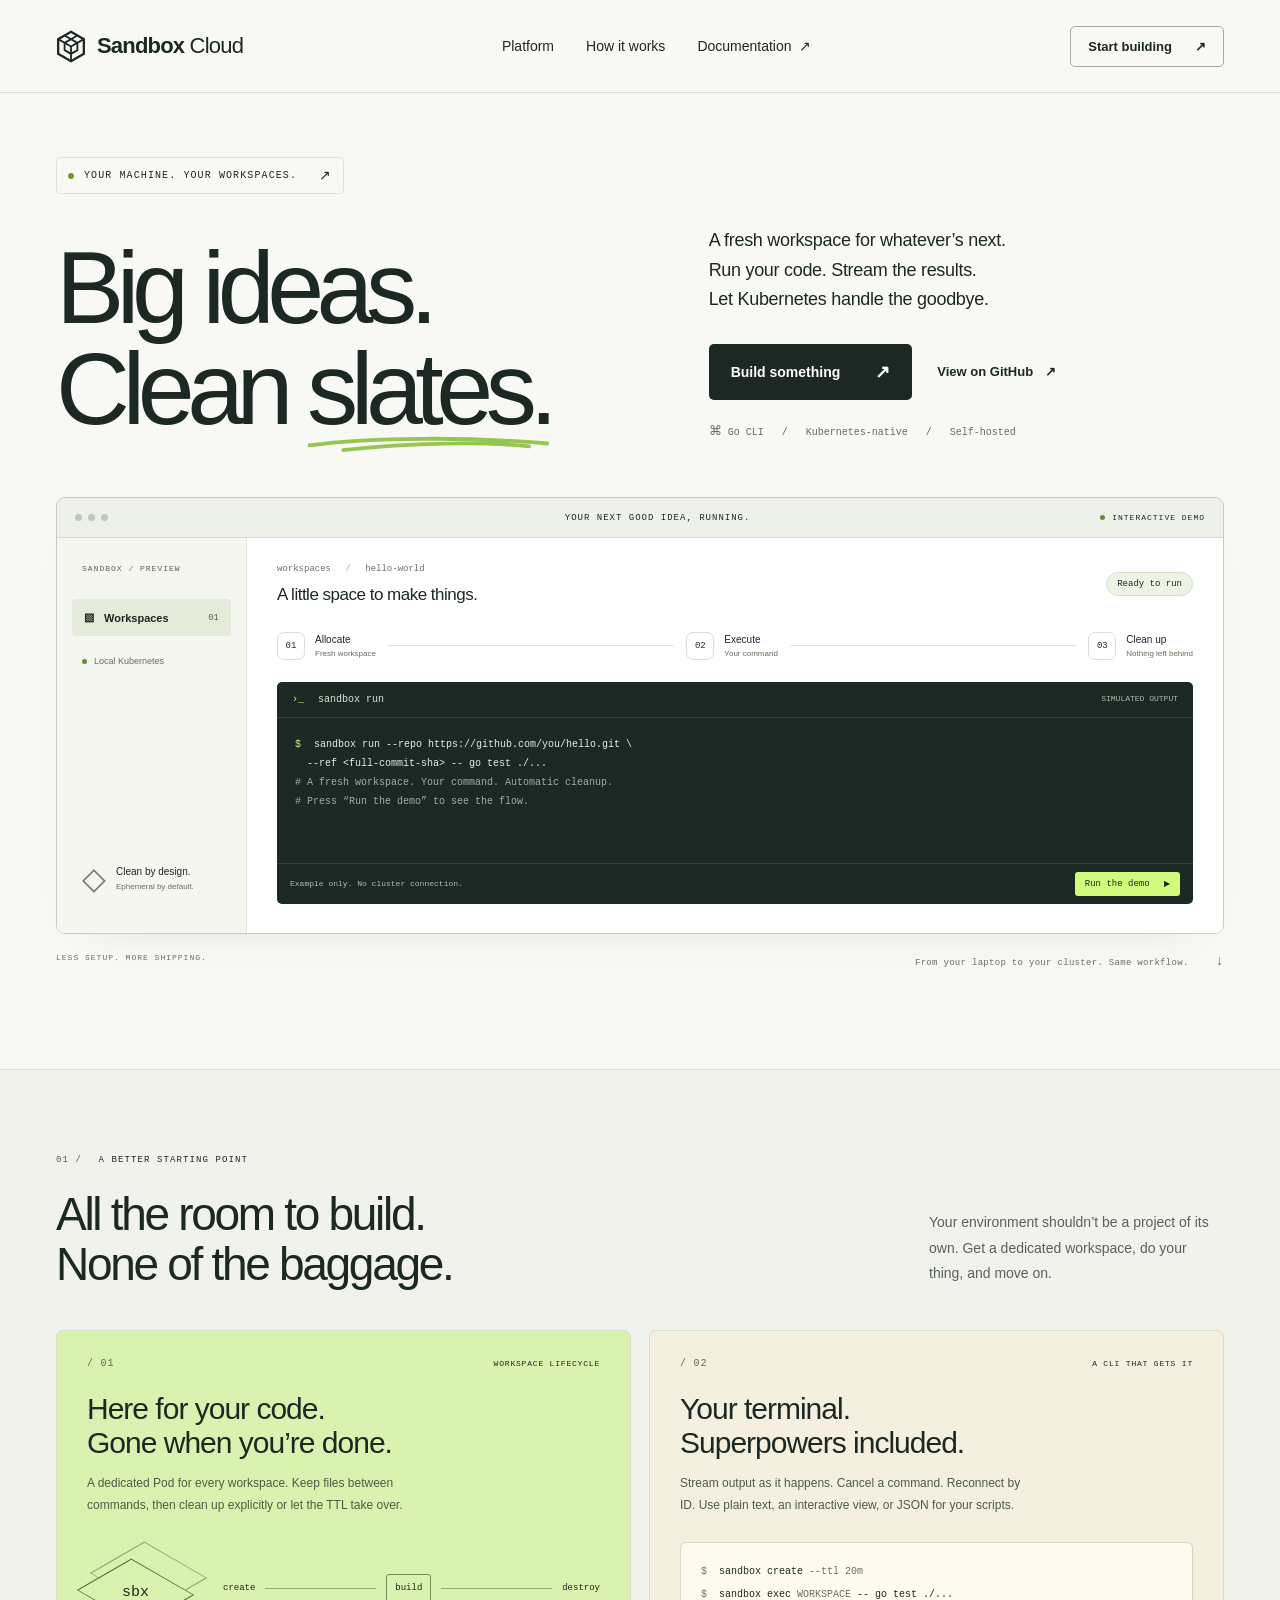
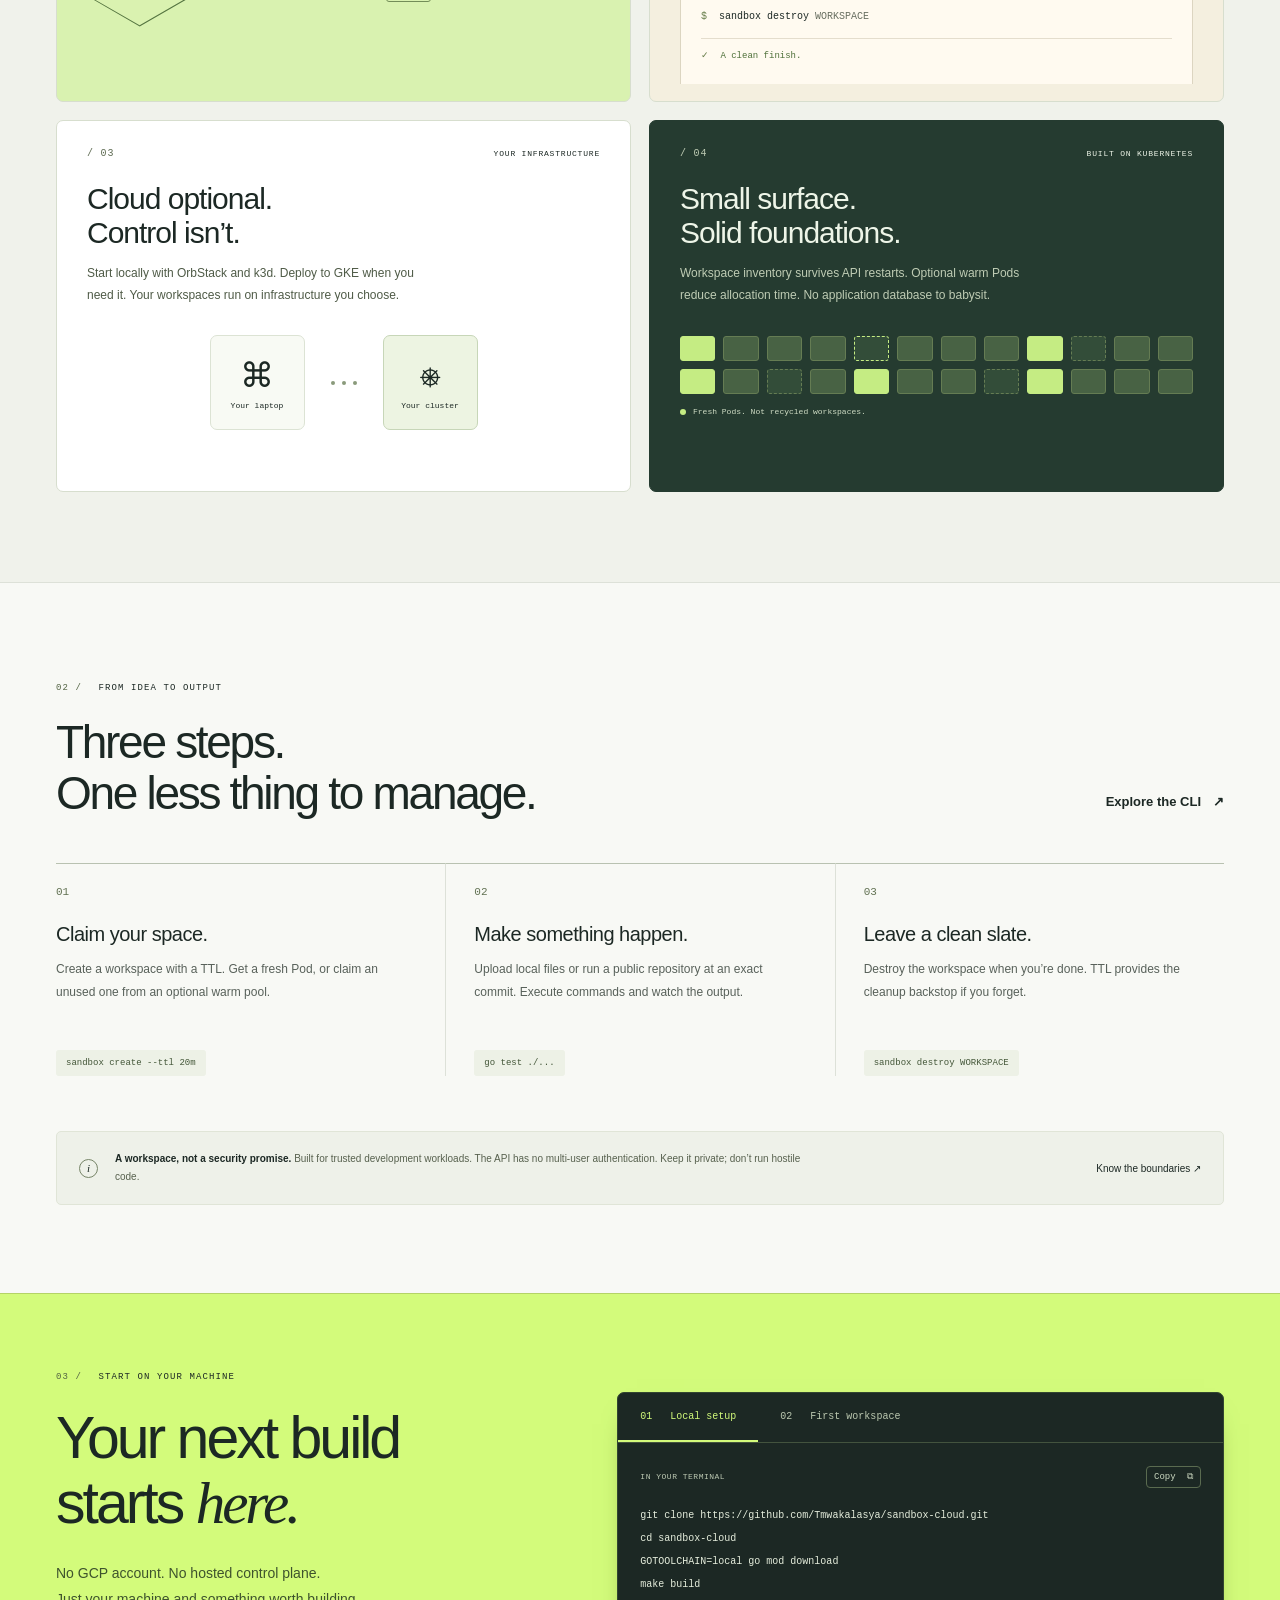
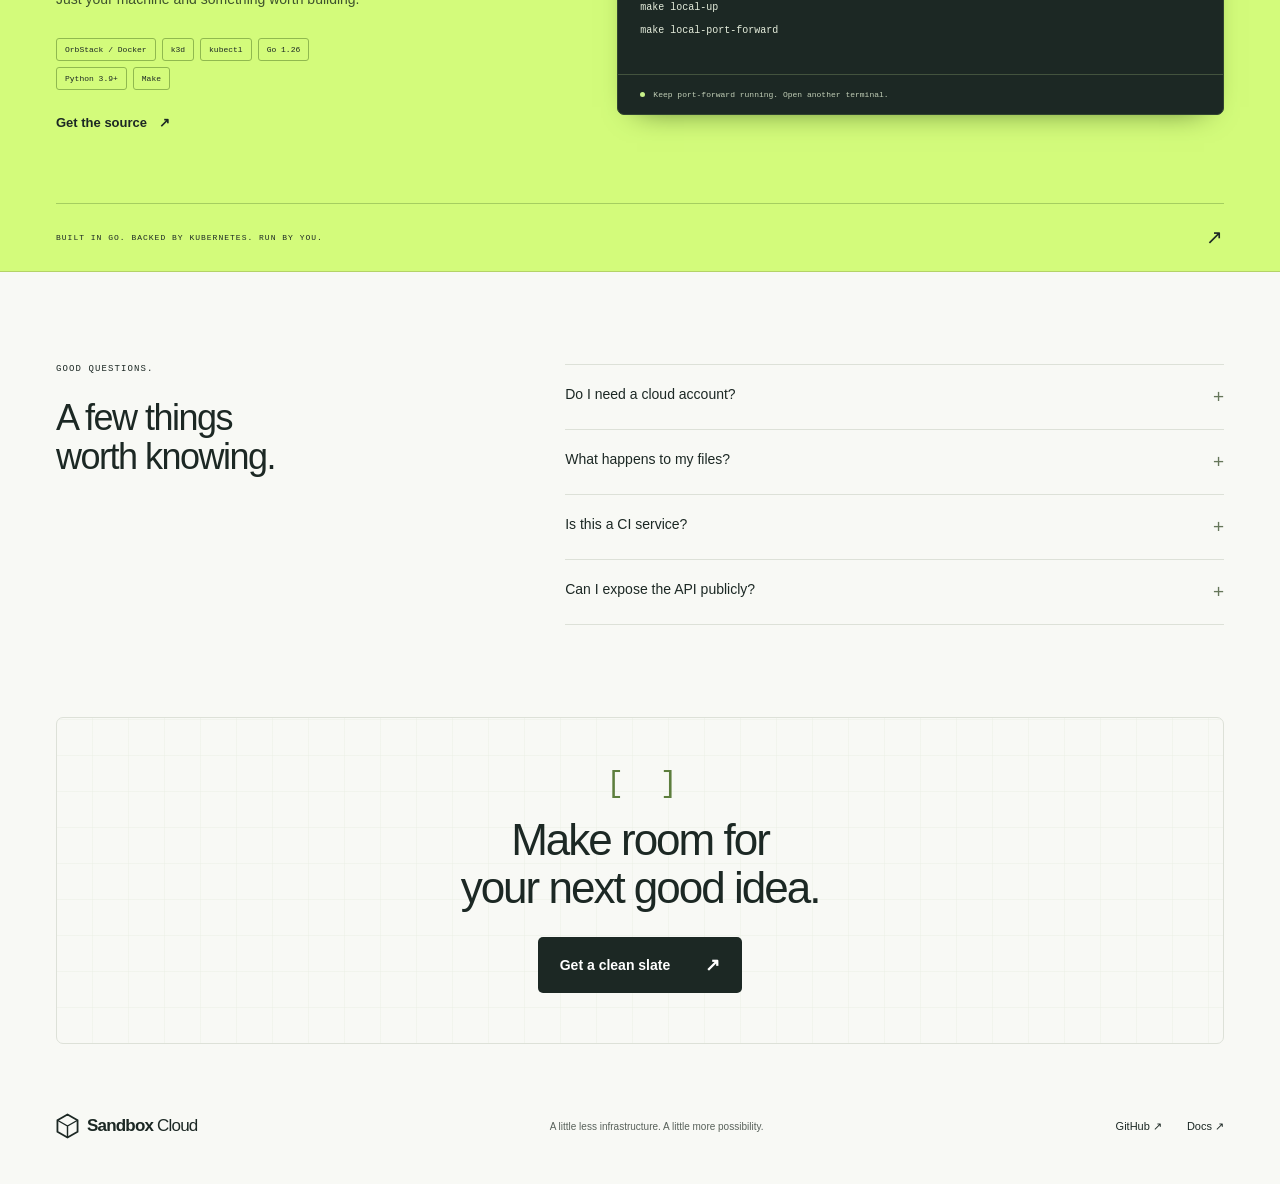
<file: website/index.html>
<!doctype html>
<html lang="en">
<head>
  <meta charset="utf-8">
  <meta name="viewport" content="width=device-width, initial-scale=1">
  <meta name="theme-color" content="#f8f9f5">
  <meta name="description" content="Disposable Kubernetes workspaces. Run a pinned commit, stream every result, and leave nothing behind. Meet Sandbox Cloud.">
  <title>Sandbox Cloud — A clean slate for your next build.</title>
  <link rel="icon" href="favicon.svg" type="image/svg+xml">
  <link rel="stylesheet" href="styles.css">
  <script src="app.js" defer></script>
</head>
<body>
  <a class="skip-link" href="#main">Skip to content</a>
  <header class="site-header">
    <div class="nav-wrap">
      <a class="brand" href="#" aria-label="Sandbox Cloud home">
        <svg class="brand-mark" viewBox="0 0 32 36" fill="none" aria-hidden="true"><path d="m16 2 14 8v16l-14 8L2 26V10L16 2Z" stroke="currentColor" stroke-width="2.5"/><path d="m2 10 14 8 14-8M16 18v16M9 6l14 8v8l-7 4-7-4v-8l14-8" stroke="currentColor" stroke-width="2"/></svg>
        <span>Sandbox<span class="brand-light"> Cloud</span></span>
      </a>
      <nav class="desktop-nav" aria-label="Main navigation">
        <a href="#platform">Platform</a>
        <a href="#how-it-works">How it works</a>
        <a href="https://github.com/Tmwakalasya/sandbox-cloud#readme">Documentation <span aria-hidden="true">↗</span></a>
      </nav>
      <a class="nav-cta" href="#get-started">Start building <span aria-hidden="true">↗</span></a>
      <button class="menu-toggle" aria-expanded="false" aria-controls="mobile-nav" aria-label="Open navigation"><span></span><span></span></button>
    </div>
    <nav id="mobile-nav" class="mobile-nav" aria-label="Mobile navigation" hidden>
      <a href="#platform">Platform</a><a href="#how-it-works">How it works</a>
      <a href="https://github.com/Tmwakalasya/sandbox-cloud#readme">Documentation ↗</a>
      <a href="#get-started">Start building ↗</a>
    </nav>
  </header>
  <main id="main">
    <section class="hero container" aria-labelledby="hero-title">
      <a href="#get-started" class="announcement"><span class="small-dot"></span> YOUR MACHINE. YOUR WORKSPACES. <span class="announcement-arrow" aria-hidden="true">↗</span></a>
      <div class="hero-heading">
        <h1 id="hero-title">Big ideas.<br>Clean <span class="slate-word">slates.<svg viewBox="0 0 360 18" preserveAspectRatio="none" aria-hidden="true"><path d="M3 11C96 2 243 2 356 9M53 16C157 8 261 7 329 12" fill="none" stroke="currentColor" stroke-width="4" stroke-linecap="round"/></svg></span></h1>
        <div class="hero-aside">
          <p>A fresh workspace for whatever’s next.<br>Run your code. Stream the results.<br>Let Kubernetes handle the goodbye.</p>
          <div class="hero-actions"><a class="button button-dark" href="#get-started">Build something <span aria-hidden="true">↗</span></a><a class="text-link" href="https://github.com/Tmwakalasya/sandbox-cloud">View on GitHub <span aria-hidden="true">↗</span></a></div>
          <p class="hero-note"><span aria-hidden="true">⌘</span> Go CLI &nbsp; / &nbsp; Kubernetes-native &nbsp; / &nbsp; Self-hosted</p>
        </div>
      </div>
      <div class="product-window">
        <div class="window-bar"><div class="window-dots" aria-hidden="true"><i></i><i></i><i></i></div><span>YOUR NEXT GOOD IDEA, RUNNING.</span><span class="demo-badge"><span class="small-dot"></span> INTERACTIVE DEMO</span></div>
        <div class="demo-body">
          <aside class="demo-sidebar" aria-label="Demo overview">
            <span class="sidebar-caption">SANDBOX / PREVIEW</span>
            <div class="sidebar-active"><span aria-hidden="true">▧</span> Workspaces <span class="sidebar-count">01</span></div>
            <div class="sidebar-meta"><span class="small-dot"></span> Local Kubernetes</div>
            <div class="sidebar-bottom"><span class="tiny-cube" aria-hidden="true">◇</span><div>Clean by design.<small>Ephemeral by default.</small></div></div>
          </aside>
          <div class="demo-content">
            <div class="demo-title"><div><div class="breadcrumbs">workspaces <span>/</span> hello-world</div><h2>A little space to make things.</h2></div><span class="status-pill" id="demo-status">Ready to run</span></div>
            <div class="demo-stage-row" role="group" aria-label="Example execution steps"><div class="demo-stage" data-stage="0"><span class="stage-icon">01</span><span>Allocate<small>Fresh workspace</small></span></div><span class="stage-connector" aria-hidden="true"></span><div class="demo-stage" data-stage="1"><span class="stage-icon">02</span><span>Execute<small>Your command</small></span></div><span class="stage-connector" aria-hidden="true"></span><div class="demo-stage" data-stage="2"><span class="stage-icon">03</span><span>Clean up<small>Nothing left behind</small></span></div></div>
            <div class="terminal">
              <div class="terminal-bar"><span><span class="terminal-symbol" aria-hidden="true">›_</span> sandbox run</span><span>SIMULATED OUTPUT</span></div>
              <div class="terminal-output" id="demo-output" role="log" aria-live="polite" aria-relevant="additions"><div><span class="terminal-prompt">$</span> sandbox run --repo https://github.com/you/hello.git \</div><div>&nbsp; --ref &lt;full-commit-sha&gt; -- go test ./...</div><div class="terminal-muted"># A fresh workspace. Your command. Automatic cleanup.</div><div class="terminal-muted"># Press “Run the demo” to see the flow.</div></div>
              <div class="terminal-footer"><span id="demo-caption">Example only. No cluster connection.</span><button id="run-demo" type="button">Run the demo <span aria-hidden="true">▶</span></button></div>
            </div>
          </div>
        </div>
      </div>
      <div class="hero-footnote"><span>LESS SETUP. MORE SHIPPING.</span><span>From your laptop to your cluster. Same workflow. <span aria-hidden="true">↓</span></span></div>
    </section>

    <section class="platform-section" id="platform" aria-labelledby="platform-title">
      <div class="container">
        <div class="section-intro"><div><span class="eyebrow"><span class="section-number">01 /</span> A BETTER STARTING POINT</span><h2 id="platform-title">All the room to build.<br>None of the baggage.</h2></div><p>Your environment shouldn’t be a project of its own. Get a dedicated workspace, do your thing, and move on.</p></div>
        <div class="feature-grid">
          <article class="feature feature-green">
            <div class="feature-topline"><span class="feature-index">/ 01</span><span class="feature-tag">WORKSPACE LIFECYCLE</span></div>
            <h3>Here for your code.<br>Gone when you’re done.</h3><p>A dedicated Pod for every workspace. Keep files between commands, then clean up explicitly or let the TTL take over.</p>
            <div class="lifecycle-visual" aria-hidden="true"><div class="cube-stack"><div class="cube-line cube-back"></div><div class="cube-line cube-front"><span>sbx</span></div></div><div class="lifecycle-track"><span>create</span><span class="track-dash"></span><span class="active-track">build</span><span class="track-dash"></span><span>destroy</span></div></div>
          </article>
          <article class="feature feature-cream">
            <div class="feature-topline"><span class="feature-index">/ 02</span><span class="feature-tag">A CLI THAT GETS IT</span></div>
            <h3>Your terminal.<br>Superpowers included.</h3><p>Stream output as it happens. Cancel a command. Reconnect by ID. Use plain text, an interactive view, or JSON for your scripts.</p>
            <div class="mini-terminal" role="group" aria-label="Example CLI commands"><div><span>$</span> sandbox create <em>--ttl 20m</em></div><div><span>$</span> sandbox exec <em>WORKSPACE</em> -- go test ./...</div><div><span>$</span> sandbox destroy <em>WORKSPACE</em></div><div class="mini-result"><span>✓</span> A clean finish.</div></div>
          </article>
          <article class="feature feature-white">
            <div class="feature-topline"><span class="feature-index">/ 03</span><span class="feature-tag">YOUR INFRASTRUCTURE</span></div>
            <h3>Cloud optional.<br>Control isn’t.</h3><p>Start locally with OrbStack and k3d. Deploy to GKE when you need it. Your workspaces run on infrastructure you choose.</p>
            <div class="infra-visual" aria-hidden="true"><div class="infra-node"><span>⌘</span><small>Your laptop</small></div><div class="infra-link"><i></i><i></i><i></i></div><div class="infra-node infra-cluster"><span>⎈</span><small>Your cluster</small></div></div>
          </article>
          <article class="feature feature-dark">
            <div class="feature-topline"><span class="feature-index">/ 04</span><span class="feature-tag">BUILT ON KUBERNETES</span></div>
            <h3>Small surface.<br>Solid foundations.</h3><p>Workspace inventory survives API restarts. Optional warm Pods reduce allocation time. No application database to babysit.</p>
            <div class="pod-grid" aria-hidden="true"><i></i><i></i><i></i><i></i><i></i><i></i><i></i><i></i><i></i><i></i><i></i><i></i><i></i><i></i><i></i><i></i><i></i><i></i><i></i><i></i><i></i><i></i><i></i><i></i></div><div class="pod-legend"><span class="small-dot"></span> Fresh Pods. Not recycled workspaces.</div>
          </article>
        </div>
      </div>
    </section>

    <section class="workflow-section container" id="how-it-works" aria-labelledby="workflow-title">
      <div class="section-intro"><div><span class="eyebrow"><span class="section-number">02 /</span> FROM IDEA TO OUTPUT</span><h2 id="workflow-title">Three steps.<br>One less thing to manage.</h2></div><a class="text-link" href="https://github.com/Tmwakalasya/sandbox-cloud#cli-reference">Explore the CLI <span aria-hidden="true">↗</span></a></div>
      <div class="workflow-grid">
        <article><span class="step-number">01</span><h3>Claim your space.</h3><p>Create a workspace with a TTL. Get a fresh Pod, or claim an unused one from an optional warm pool.</p><code>sandbox create --ttl 20m</code></article>
        <article><span class="step-number">02</span><h3>Make something happen.</h3><p>Upload local files or run a public repository at an exact commit. Execute commands and watch the output.</p><code>go test ./...</code></article>
        <article><span class="step-number">03</span><h3>Leave a clean slate.</h3><p>Destroy the workspace when you’re done. TTL provides the cleanup backstop if you forget.</p><code>sandbox destroy WORKSPACE</code></article>
      </div>
      <div class="boundary-note"><span class="note-icon" aria-hidden="true">i</span><p><strong>A workspace, not a security promise.</strong> Built for trusted development workloads. The API has no multi-user authentication. Keep it private; don’t run hostile code.</p><a href="https://github.com/Tmwakalasya/sandbox-cloud#resource-and-security-boundaries" aria-label="Read about resource and security boundaries">Know the boundaries <span aria-hidden="true">↗</span></a></div>
    </section>

    <section class="get-started-section" id="get-started" aria-labelledby="start-title">
      <div class="container start-grid">
        <div class="start-copy"><span class="eyebrow"><span class="section-number">03 /</span> START ON YOUR MACHINE</span><h2 id="start-title">Your next build<br>starts <span>here.</span></h2><p>No GCP account. No hosted control plane.<br>Just your machine and something worth building.</p><div class="prerequisite-list"><span>OrbStack / Docker</span><span>k3d</span><span>kubectl</span><span>Go 1.26</span><span>Python 3.9+</span><span>Make</span></div><a class="text-link" href="https://github.com/Tmwakalasya/sandbox-cloud">Get the source <span aria-hidden="true">↗</span></a></div>
        <div class="start-terminal">
          <div class="start-tabs" role="tablist" aria-label="Getting started instructions"><button id="tab-setup" role="tab" aria-selected="true" aria-controls="panel-setup" tabindex="0" data-tab="setup">01 &nbsp; Local setup</button><button id="tab-run" role="tab" aria-selected="false" aria-controls="panel-run" tabindex="-1" data-tab="run">02 &nbsp; First workspace</button></div>
          <div id="panel-setup" role="tabpanel" aria-labelledby="tab-setup" tabindex="0">
            <div class="code-caption">IN YOUR TERMINAL <button class="copy-button" data-copy="setup" aria-label="Copy local setup commands">Copy <span aria-hidden="true">⧉</span></button></div>
            <pre><code id="code-setup">git clone https://github.com/Tmwakalasya/sandbox-cloud.git
cd sandbox-cloud
GOTOOLCHAIN=local go mod download
make build
make local-up
make local-port-forward</code></pre>
            <div class="setup-note"><span class="small-dot"></span> Keep port-forward running. Open another terminal.</div>
          </div>
          <div id="panel-run" role="tabpanel" aria-labelledby="tab-run" tabindex="0" hidden>
            <div class="code-caption">FROM THE REPOSITORY ROOT <button class="copy-button" data-copy="run" aria-label="Copy first workspace commands">Copy <span aria-hidden="true">⧉</span></button></div>
            <pre><code id="code-run">./bin/sandbox create --ttl 10m
# Replace WORKSPACE with the returned ID.
./bin/sandbox put WORKSPACE ./examples/hello .
./bin/sandbox exec --timeout 180s WORKSPACE -- go test ./...
./bin/sandbox destroy WORKSPACE</code></pre>
            <div class="setup-note"><span class="small-dot"></span> One local workspace at a time. Zero warm Pods.</div>
          </div>
        </div>
      </div>
      <div class="container start-bottom"><span>BUILT IN GO. BACKED BY KUBERNETES. RUN BY YOU.</span><span aria-hidden="true">↗</span></div>
    </section>

    <section class="faq-section container" aria-labelledby="faq-title"><div><span class="eyebrow">GOOD QUESTIONS.</span><h2 id="faq-title">A few things<br>worth knowing.</h2></div><div class="faq-list">
      <details><summary>Do I need a cloud account?<span aria-hidden="true">+</span></summary><p>No. The local setup runs K3s in Docker through k3d, using OrbStack on macOS or another compatible Docker engine. GKE is an optional deployment path.</p></details>
      <details><summary>What happens to my files?<span aria-hidden="true">+</span></summary><p>Files persist between commands in the same workspace. They are ephemeral: removing the Pod removes its files and in-memory command history. There is no durable run archive.</p></details>
      <details><summary>Is this a CI service?<span aria-hidden="true">+</span></summary><p>Not yet. Sandbox Cloud currently provides disposable workspaces and command execution. CI orchestration, GitHub-triggered builds, and automatic fix pull requests are future extensions, not current features.</p></details>
      <details><summary>Can I expose the API publicly?<span aria-hidden="true">+</span></summary><p>No, not safely as-is. There is no application authentication or per-user authorization. The local setup keeps the API private and connects through loopback-only Kubernetes port-forwarding.</p></details>
    </div></section>
    <section class="closing container"><div class="closing-mark" aria-hidden="true">[ &nbsp; ]</div><h2>Make room for<br>your next good idea.</h2><a class="button button-dark" href="#get-started">Get a clean slate <span aria-hidden="true">↗</span></a></section>
  </main>
  <footer class="site-footer container"><a class="brand" href="#" aria-label="Sandbox Cloud home"><svg class="brand-mark" viewBox="0 0 32 36" fill="none" aria-hidden="true"><path d="m16 2 14 8v16l-14 8L2 26V10L16 2Z" stroke="currentColor" stroke-width="2.5"/><path d="m2 10 14 8 14-8M16 18v16" stroke="currentColor" stroke-width="2"/></svg><span>Sandbox<span class="brand-light"> Cloud</span></span></a><span class="footer-tagline">A little less infrastructure. A little more possibility.</span><div><a href="https://github.com/Tmwakalasya/sandbox-cloud">GitHub ↗</a><a href="https://github.com/Tmwakalasya/sandbox-cloud#readme">Docs ↗</a></div></footer>
  <div class="toast" id="copy-status" role="status" aria-live="polite"></div>
</body>
</html>
</file>
<file: website/styles.css>
@charset "UTF-8";
:root{--paper:#f8f9f5;--ink:#1c2824;--muted:#58615a;--line:#dde1d8;--green:#d3fb7b;--mono:"SFMono-Regular",Consolas,"Liberation Mono",monospace;--sans:Arial,Helvetica,sans-serif}
*{box-sizing:border-box}
html{scroll-behavior:smooth;scroll-padding-top:100px}
body{margin:0;background:var(--paper);color:var(--ink);font-family:var(--sans);-webkit-font-smoothing:antialiased}
a{color:inherit;text-decoration:none}
button{font:inherit;color:inherit;cursor:pointer}
button:disabled{cursor:wait}
button,a,summary{-webkit-tap-highlight-color:transparent}
a:focus-visible,button:focus-visible,summary:focus-visible,[tabindex]:focus-visible{outline:3px solid #527b13;outline-offset:6px}
::selection{background:var(--green);color:var(--ink)}
[hidden]{display:none!important}
.container{width:min(1248px,calc(100% - 112px));margin-inline:auto}
.skip-link{position:fixed;top:-80px;left:20px;padding:14px 20px;background:var(--ink);color:#fff;z-index:100}
.skip-link:focus{top:12px}
.site-header{height:93px;border-bottom:1px solid var(--line);background:rgba(248,249,245,.96);position:sticky;top:0;z-index:20;backdrop-filter:blur(14px)}
.nav-wrap{max-width:1440px;margin:auto;padding:0 56px;display:flex;height:100%;align-items:center;gap:40px}
.brand{display:inline-flex;align-items:center;gap:11px;font-weight:700;font-size:22px;letter-spacing:-.8px;white-space:nowrap}
.brand-light{font-weight:400}
.brand-mark{height:33px;width:30px}
.desktop-nav{display:flex;align-items:center;gap:32px;margin:auto;font-size:14px;font-weight:500}
.desktop-nav a,.site-footer a{transition:color .2s}
.desktop-nav a:hover,.site-footer a:hover{color:#557e20}
.desktop-nav a span{margin-left:4px}
.nav-cta{font-size:13px;font-weight:700;border:1px solid #a3ad9b;padding:12px 17px;border-radius:5px;display:flex;gap:23px;transition:background .2s}
.nav-cta:hover{background:var(--green)}
.menu-toggle{display:none;border:0;background:none;width:36px;height:36px;padding:6px}
.menu-toggle span{display:block;background:var(--ink);height:2px;margin:6px 0}
.hero{padding-top:64px}
.announcement{font:10px var(--mono);letter-spacing:1.1px;display:inline-flex;align-items:center;gap:10px;border:1px solid var(--line);padding:9px 11px;border-radius:4px}
.small-dot{display:inline-block;width:6px;height:6px;border-radius:50%;background:#668c33;flex-shrink:0}
.announcement .small-dot{background:#6d9828}
.announcement-arrow{margin-left:12px;font-size:14px}
.hero-heading{display:grid;grid-template-columns:1.15fr 1fr;align-items:end;gap:60px;margin:32px 0 58px}
h1{font-size:clamp(75px,8vw,112px);line-height:.98;font-weight:500;letter-spacing:-7.5px;margin:0}
.slate-word{position:relative;display:inline-block}
.slate-word svg{position:absolute;width:100%;height:17px;bottom:-13px;left:0;color:#96c64f;z-index:-1}
.hero-aside{padding-bottom:0}
.hero-aside>p:first-child{font-size:18px;line-height:1.65;letter-spacing:-.3px;margin:0 0 29px}
.hero-actions{display:flex;align-items:center;gap:25px}
.button{display:inline-flex;align-items:center;justify-content:space-between;gap:35px;padding:17px 22px;border-radius:5px;font-weight:600;font-size:14px;transition:transform .2s,background .2s}
.button:hover{transform:translateY(-2px)}
.button-dark{background:var(--ink);color:#fff}
.button-dark:hover{background:#344a3e}
.button span{font-size:18px}
.text-link{font-size:13px;font-weight:600;display:inline-flex;align-items:center;gap:12px;border-bottom:1px solid transparent;padding-block:5px}
.text-link:hover{border-color:var(--ink)}
.hero-note{font:10px var(--mono);color:#636d61;margin:23px 0 0}
.hero-note>span{font-size:13px}
.product-window{border:1px solid #c6cec1;border-radius:9px;overflow:hidden;box-shadow:0 18px 50px -35px #33472f33}
.window-bar{height:40px;background:#eef1e9;border-bottom:1px solid #d4dace;display:flex;align-items:center;justify-content:space-between;padding:0 18px;font:9px var(--mono);letter-spacing:1px}
.window-dots{display:flex;gap:6px;width:140px}
.window-dots i{width:7px;height:7px;background:#c0c8b9;border-radius:50%}
.demo-badge{display:flex;align-items:center;gap:7px;font-size:8px}
.demo-badge .small-dot{height:5px;width:5px}
.demo-body{display:grid;grid-template-columns:190px 1fr;background:#fff}
.demo-sidebar{padding:26px 15px;background:#f4f6ef;border-right:1px solid #e1e5dc;display:flex;flex-direction:column}
.sidebar-caption{font:8px var(--mono);letter-spacing:1px;color:#58634f;margin:0 10px 26px}
.sidebar-active{display:flex;align-items:center;gap:10px;font-size:11px;font-weight:600;background:#e4ebdb;padding:12px;border-radius:4px}
.sidebar-count{margin-left:auto;font:9px var(--mono);color:#596650}
.sidebar-meta{display:flex;gap:7px;align-items:center;font-size:9px;color:#64705d;margin:20px 10px}
.sidebar-meta .small-dot{width:5px;height:5px}
.sidebar-bottom{margin-top:auto;display:flex;align-items:center;gap:10px;font-size:10px;padding:10px}
.sidebar-bottom small{display:block;font-size:8px;color:#65715e;margin-top:5px}
.tiny-cube{font-size:31px;color:#6f805e}
.demo-content{padding:26px 30px 29px;min-width:0}
.demo-title{display:flex;justify-content:space-between;align-items:center;gap:10px}
.breadcrumbs{font:9px var(--mono);color:#697262}
.breadcrumbs span{margin:0 9px;color:#a4ae9c}
.demo-title h2{font-size:17px;font-weight:500;letter-spacing:-.5px;margin:12px 0 0}
.status-pill{background:#edf3e5;border:1px solid #d7e3ca;border-radius:20px;padding:6px 10px;font:9px var(--mono);white-space:nowrap}
.demo-stage-row{display:flex;align-items:center;gap:12px;margin:27px 0 22px}
.demo-stage{display:flex;gap:10px;align-items:center;font-size:10px;flex-shrink:0}
.stage-icon{font:9px var(--mono);display:grid;place-items:center;border:1px solid #d9e0d1;width:28px;height:28px;border-radius:7px;transition:background .2s,border-color .2s}
.demo-stage small{font-size:8px;display:block;color:#626d58;margin-top:4px}
.stage-connector{height:1px;background:#dce3d5;flex:1;min-width:10px}
.demo-stage.current .stage-icon{background:var(--green);border-color:#9ebd6c}
.demo-stage.complete .stage-icon{background:#254e3a;border-color:#254e3a;color:#fff}
.terminal{background:#1c2824;color:#e7ede2;border-radius:5px;overflow:hidden}
.terminal-bar{padding:12px 15px;border-bottom:1px solid #39423b;display:flex;justify-content:space-between;font:8px var(--mono);color:#aeb9a8}
.terminal-bar>span:first-child{font-size:10px;color:#dce6d5}
.terminal-symbol{color:#c7ed86;margin-right:8px}
.terminal-output{font:10px/1.9 var(--mono);min-height:145px;padding:17px 18px;overflow-x:auto;white-space:nowrap}
.terminal-prompt{color:#c8f28a;margin-right:7px}
.terminal-muted{color:#a2afa2}
.terminal-success{color:#cdf597}
.terminal-footer{border-top:1px solid #39423b;min-height:41px;display:flex;justify-content:space-between;align-items:center;padding:8px 13px;gap:10px;font:8px var(--mono);color:#b3bfac}
.terminal-footer button{background:#d3fb7b;border:0;padding:7px 10px;border-radius:3px;font:9px var(--mono);color:#1c2824;white-space:nowrap}
.terminal-footer button:hover{background:#e3ffa9}
.terminal-footer button span{font-size:8px;margin-left:9px}
.hero-footnote{display:flex;justify-content:space-between;padding-top:19px;font:9px var(--mono);letter-spacing:.3px;color:#65705f}
.hero-footnote>span:first-child{font-size:8px;letter-spacing:1px}
.hero-footnote>span:last-child>span{margin-left:21px;font-size:14px}
.platform-section{margin-top:100px;padding:85px 0 90px;border-block:1px solid var(--line);background:#f0f2eb}
.section-intro{display:flex;justify-content:space-between;align-items:end;gap:50px;margin-bottom:40px}
.eyebrow{font:9px var(--mono);letter-spacing:1.1px;display:block;margin-bottom:24px}
.section-number{color:#526343;margin-right:10px}
h2{font-size:46px;font-weight:500;letter-spacing:-2.3px;line-height:1.1;margin:0}
.section-intro>p{font-size:14px;line-height:1.8;color:var(--muted);max-width:295px;margin:0 0 4px}
.feature-grid{display:grid;grid-template-columns:1fr 1fr;gap:18px}
.feature{border:1px solid #d7dece;border-radius:7px;min-height:372px;padding:27px 30px 0;overflow:hidden}
.feature-topline{display:flex;justify-content:space-between;align-items:center;font:8px var(--mono);letter-spacing:.8px;margin-bottom:23px}
.feature-index{font-size:10px;color:#5f6c53}
.feature-tag{font-size:8px}
.feature h3{font-size:30px;font-weight:500;letter-spacing:-1px;line-height:1.12;margin:0 0 14px}
.feature p{font-size:12px;line-height:1.8;color:#4f5b47;max-width:355px;margin:0}
.feature-green{background:#d9f2b0}
.feature-cream{background:#f4efdf}
.feature-white{background:#fff}
.feature-dark{background:#253b30;color:#eef5e8;border-color:#253b30}
.feature-dark .feature-index,.feature-dark p{color:#bfccb4}
.lifecycle-visual{display:flex;align-items:center;gap:26px;margin:28px 0 10px}
.cube-stack{height:88px;width:110px;position:relative;flex-shrink:0}
.cube-line{height:63px;width:63px;position:absolute;border:1px solid #567641;transform:rotate(-30deg) skewX(30deg)}
.cube-back{left:30px;top:0;border-color:#8baa6b}
.cube-front{left:17px;top:17px;display:grid;place-items:center;background:#daf2b0}
.cube-front span{font:15px var(--mono);transform:skewX(-30deg) rotate(30deg)}
.lifecycle-track{display:flex;align-items:center;gap:10px;flex:1;min-width:0;font:9px var(--mono)}
.track-dash{height:1px;background:#8eac70;flex:1;min-width:6px}
.active-track{border:1px solid #738d58;padding:8px;border-radius:3px}
.mini-terminal{margin-top:26px;background:#fffaf0;border:1px solid #dcd5c1;border-bottom:0;border-radius:6px 6px 0 0;padding:18px 20px;font:10px/2.25 var(--mono);overflow-x:auto;white-space:nowrap}
.mini-terminal div>span{color:#667c49;margin-right:6px}
.mini-terminal em{font-style:normal;color:#686e60}
.mini-terminal .mini-result{color:#4d6f38;border-top:1px solid #e4ddcd;margin-top:9px;padding-top:7px;font-size:9px}
.infra-visual{display:flex;align-items:center;justify-content:center;gap:26px;margin:29px 0 20px}
.infra-node{height:95px;width:95px;border:1px solid #dce3d4;border-radius:7px;display:flex;flex-direction:column;align-items:center;justify-content:center;gap:6px;background:#f8faf4}
.infra-node>span{font-size:34px;font-weight:400}
.infra-node small{font:8px var(--mono)}
.infra-cluster{background:#edf4e2;border-color:#c7d6b8}
.infra-link{display:flex;gap:7px}
.infra-link i{width:4px;height:4px;background:#8a9a7b;border-radius:50%}
.pod-grid{display:grid;grid-template-columns:repeat(12,1fr);gap:8px;margin-top:30px}
.pod-grid i{height:25px;border-radius:3px;background:#486244;border:1px solid #657c53}
.pod-grid i:nth-child(4n+1){background:#c5ec83;border-color:#c5ec83}
.pod-grid i:nth-child(5n){background:#334d39;border-style:dashed}
.pod-legend{display:flex;gap:7px;align-items:center;font:8px var(--mono);color:#d0ddc5;margin-top:13px;margin-bottom:24px}
.pod-legend .small-dot{background:#c5ec83}
.workflow-section{padding:100px 0 88px}
.workflow-section .section-intro>.text-link{margin-bottom:3px}
.workflow-grid{display:grid;grid-template-columns:repeat(3,1fr);margin-top:45px}
.workflow-grid article{border-top:1px solid #b9c2b1;padding:22px 32px 0 0}
.workflow-grid article+article{padding-left:28px;border-left:1px solid var(--line)}
.workflow-grid .step-number{font:11px var(--mono);color:#627253;display:block;margin-bottom:25px}
.workflow-grid h3{font-size:20px;font-weight:500;letter-spacing:-.5px;margin:0 0 12px}
.workflow-grid p{font-size:12px;line-height:1.9;color:var(--muted);margin:0 0 24px;min-height:68px}
.workflow-grid code{font:9px var(--mono);color:#435638;background:#edf1e6;padding:8px 10px;border-radius:3px;display:inline-block;max-width:100%;overflow-wrap:anywhere}
.boundary-note{display:flex;align-items:center;gap:17px;background:#eef1e9;border:1px solid #e0e5d7;padding:18px 22px;border-radius:5px;margin-top:55px}
.note-icon{border:1px solid #778568;font:11px Georgia,serif;font-style:italic;border-radius:50%;width:19px;height:19px;display:grid;place-items:center;flex-shrink:0}
.boundary-note p{font-size:10px;line-height:1.8;color:#57614e;margin:0;max-width:710px}
.boundary-note p strong{color:var(--ink)}
.boundary-note a{margin-left:auto;font-size:10px;white-space:nowrap}
.boundary-note a:hover{text-decoration:underline}
.get-started-section{background:var(--green);padding:78px 0 0;border-block:1px solid #b4d367}
.start-grid{display:grid;grid-template-columns:.9fr 1.1fr;gap:65px;align-items:center}
.start-copy h2{font-size:59px;letter-spacing:-3px}
.start-copy h2>span{font-family:Georgia,serif;font-style:italic}
.start-copy>p{font-size:14px;line-height:1.85;margin:25px 0;color:#3e532d}
.prerequisite-list{display:flex;flex-wrap:wrap;gap:6px;margin-bottom:20px;max-width:310px}
.prerequisite-list span{font:8px var(--mono);border:1px solid #90b94f;padding:6px 8px;border-radius:3px}
.start-terminal{background:#1c2824;color:#e6eedd;border:1px solid #324530;border-radius:7px;box-shadow:0 12px 30px -20px #365618;min-width:0}
.start-tabs{display:flex;border-bottom:1px solid #43533e}
.start-tabs button{border:0;background:none;color:#bcc9b1;padding:18px 22px;font:10px var(--mono);border-bottom:2px solid transparent}
.start-tabs button[aria-selected="true"]{color:#d3fb7b;border-bottom-color:#d3fb7b}
.code-caption{font:8px var(--mono);color:#bdc9b3;display:flex;justify-content:space-between;align-items:center;padding:22px 22px 0;letter-spacing:.5px;min-height:45px}
.copy-button{border:1px solid #5a6b50;border-radius:4px;background:transparent;color:#cbd8c0;font:9px var(--mono);padding:5px 7px}
.copy-button:hover{background:#33452f}
.copy-button span{margin-left:6px}
.start-terminal pre{font:10px/2.3 var(--mono);padding:16px 22px;margin:0;overflow-x:auto;min-height:186px}
.setup-note{border-top:1px solid #43533e;padding:15px 22px;font:8px var(--mono);display:flex;align-items:center;gap:8px;color:#c2cfb7}
.setup-note .small-dot{background:#c8f18a;width:5px;height:5px}
.start-bottom{margin-top:67px;border-top:1px solid #a5ce60;display:flex;justify-content:space-between;align-items:center;padding-block:21px;font:8px var(--mono);letter-spacing:1px}
.start-bottom>span:last-child{font-size:20px}
.faq-section{display:grid;grid-template-columns:.8fr 1.2fr;gap:70px;padding-block:92px}
.faq-section h2{font-size:36px;letter-spacing:-1.5px}
.faq-list{border-top:1px solid var(--line)}
.faq-list details{border-bottom:1px solid var(--line)}
.faq-list summary{cursor:pointer;list-style:none;display:flex;justify-content:space-between;gap:20px;font-size:14px;padding:21px 0}
.faq-list summary::-webkit-details-marker{display:none}
.faq-list summary span{font-size:19px;font-weight:400;color:#65765a}
.faq-list details[open] summary span{transform:rotate(45deg)}
.faq-list p{font-size:12px;line-height:1.9;color:var(--muted);margin:0;padding:0 30px 22px 0}
.closing{border:1px solid var(--line);border-radius:7px;padding:50px 30px;text-align:center;background:repeating-linear-gradient(0deg,transparent,transparent 35px,#e9ede370 35px,#e9ede370 36px),repeating-linear-gradient(90deg,transparent,transparent 35px,#e9ede370 35px,#e9ede370 36px)}
.closing-mark{font:29px var(--mono);letter-spacing:-4px;margin:0 auto 15px;color:#5d7e3d}
.closing h2{font-size:44px;letter-spacing:-2px}
.closing .button{margin-top:25px}
.site-footer{display:flex;align-items:center;justify-content:space-between;gap:30px;padding-block:45px;margin-top:24px}
.site-footer .brand{font-size:17px;gap:8px}
.site-footer .brand-mark{height:26px;width:23px}
.footer-tagline{font-size:10px;color:var(--muted)}
.site-footer>div{display:flex;gap:25px;font-size:11px}
.toast{position:fixed;bottom:24px;left:50%;transform:translate(-50%,15px);background:var(--ink);color:white;border:1px solid #536449;border-radius:5px;font-size:13px;padding:13px 20px;z-index:50;opacity:0;pointer-events:none;transition:opacity .2s,transform .2s;max-width:calc(100% - 30px);text-align:center}
.toast.visible{opacity:1;transform:translate(-50%,0)}
@media(min-width:1450px){.hero{padding-top:78px}.hero-heading{margin-bottom:65px}.hero-heading h1{font-size:118px}.hero-aside{padding-left:35px}.terminal-output{min-height:160px}}
@media(max-width:1100px){.container{width:calc(100% - 64px)}.nav-wrap{padding-inline:32px;gap:24px}.desktop-nav{gap:20px}.hero-heading{gap:35px;grid-template-columns:1.05fr 1fr}h1{font-size:88px;letter-spacing:-6px}.hero-aside>p:first-child{font-size:16px}.hero-actions{gap:17px}.hero-actions .button{gap:20px;padding:16px}.hero-actions .text-link{font-size:11px}.demo-body{grid-template-columns:165px 1fr}.demo-content{padding-inline:22px}.demo-stage-row{gap:9px}.stage-connector{min-width:0}.demo-stage{gap:7px}.feature{padding-inline:24px}.feature h3{font-size:28px}.lifecycle-visual{gap:10px}.cube-stack{width:95px}.lifecycle-track{gap:6px;font-size:8px}.start-grid{gap:35px}.start-copy h2{font-size:53px}.start-tabs button{padding-inline:16px}.start-terminal pre{font-size:9px}.boundary-note a{white-space:normal;min-width:100px}.footer-tagline{max-width:210px;line-height:1.6}}
@media(max-width:800px){.container{width:calc(100% - 40px)}.site-header{height:74px}.nav-wrap{padding-inline:20px;gap:20px}.brand{font-size:20px}.desktop-nav{display:none}.nav-cta{margin-left:auto;font-size:11px;padding:10px 13px;gap:15px}.menu-toggle{display:block}.mobile-nav{position:absolute;top:73px;left:0;right:0;background:var(--paper);border-bottom:1px solid var(--line);padding:16px 24px;box-shadow:0 15px 20px #26352610}.mobile-nav a{display:block;padding:13px 0;font-size:15px}.hero{padding-top:40px}.hero-heading{display:block;margin-top:27px;margin-bottom:35px}h1{font-size:94px;letter-spacing:-6px}.hero-aside{margin-top:37px}.hero-aside>p:first-child{font-size:17px;margin-bottom:23px}.hero-aside>p:first-child br:first-child{display:none}.hero-actions{gap:24px}.hero-actions .button{padding:16px 21px;gap:35px}.hero-actions .text-link{font-size:13px}.hero-note{margin-top:20px}.demo-body{grid-template-columns:135px 1fr}.demo-sidebar{padding-inline:9px}.sidebar-caption{font-size:7px;margin-inline:6px}.sidebar-active{font-size:10px;gap:6px;padding:10px 7px}.sidebar-meta{font-size:8px;margin-inline:7px}.sidebar-bottom{font-size:8px;padding:6px;gap:6px}.sidebar-bottom small{font-size:7px}.demo-content{padding:22px 18px}.demo-title h2{font-size:15px}.status-pill{font-size:8px}.demo-stage small{display:none}.demo-stage{font-size:9px;gap:7px}.stage-icon{height:25px;width:25px}.terminal-output{font-size:9px}.window-dots{width:auto}.window-bar>span:not(.demo-badge){font-size:7px}.demo-badge{font-size:7px}.hero-footnote>span:last-child{font-size:8px}.platform-section{margin-top:65px;padding-block:60px}.section-intro{align-items:start;gap:25px}h2{font-size:37px;letter-spacing:-1.8px}.section-intro>p{font-size:12px;max-width:220px}.feature-grid{gap:12px}.feature{padding:24px 20px 0;min-height:355px}.feature h3{font-size:25px}.feature-topline{font-size:7px}.feature-tag{font-size:7px}.feature p{font-size:11px}.lifecycle-visual{flex-direction:column;gap:5px;margin-top:20px}.cube-stack{height:74px}.cube-line{width:47px;height:47px}.cube-front{top:14px}.lifecycle-track{width:100%;margin:5px 0 22px}.mini-terminal{margin-top:24px;padding:15px 12px;font-size:8px}.infra-visual{gap:14px}.infra-node{width:80px;height:85px}.infra-link{gap:4px}.pod-grid{grid-template-columns:repeat(8,1fr);gap:6px}.pod-grid i{height:17px}.pod-legend{font-size:7px}.workflow-section{padding-block:65px}.workflow-grid article{padding-right:15px}.workflow-grid article+article{padding-left:15px}.workflow-grid h3{font-size:18px}.workflow-grid p{font-size:11px;min-height:102px}.workflow-grid code{font-size:8px}.boundary-note{padding:17px;gap:12px}.boundary-note a{min-width:90px;font-size:9px}.get-started-section{padding-top:60px}.start-grid{grid-template-columns:1fr;gap:35px}.start-copy h2{font-size:59px}.start-copy>p{margin-top:20px}.prerequisite-list{max-width:none}.start-terminal pre{font-size:11px}.start-bottom{margin-top:45px;font-size:7px}.faq-section{gap:35px;padding-block:65px;grid-template-columns:.8fr 1.2fr}.faq-section h2{font-size:30px}.faq-list summary{font-size:12px;line-height:1.4}.faq-list p{font-size:11px}.closing h2{font-size:38px}.site-footer{flex-wrap:wrap;padding-block:32px;gap:22px}.footer-tagline{order:3;max-width:none;width:100%}.site-footer>div{margin-left:auto}}
@media(max-width:540px){.container{width:calc(100% - 36px)}.nav-wrap{padding-inline:18px;gap:13px}.brand{font-size:18px;gap:8px}.brand-mark{height:29px;width:26px}.nav-cta{font-size:10px;padding:9px 11px;gap:12px}.nav-cta>span{font-size:12px}.menu-toggle{width:29px;padding:3px}.hero{padding-top:32px}.announcement{font-size:8px;letter-spacing:.7px;padding:8px 9px;gap:8px}.announcement-arrow{margin-left:3px}h1{font-size:clamp(67px,19vw,92px);letter-spacing:-4.5px}.hero-heading{margin-top:26px}.hero-aside{margin-top:32px}.hero-aside>p:first-child{font-size:15px;line-height:1.75}.hero-actions{gap:20px}.hero-actions .button{font-size:12px;gap:23px;padding:15px 17px}.hero-actions .text-link{font-size:11px;gap:8px}.hero-note{font-size:8px}.demo-body{display:block}.demo-sidebar{display:none}.demo-content{padding:20px 14px 15px}.window-bar{padding-inline:12px;height:33px}.window-dots{gap:4px}.window-dots i{width:5px;height:5px}.window-bar>span:not(.demo-badge){display:none}.demo-badge{font-size:7px}.demo-title h2{font-size:14px}.breadcrumbs{font-size:8px}.status-pill{font-size:7px;padding:5px 7px}.demo-stage-row{gap:7px;margin:22px 0 17px}.demo-stage{font-size:8px;gap:5px}.stage-icon{width:23px;height:23px;font-size:7px}.terminal-output{font-size:8px;padding:15px 12px;min-height:138px}.terminal-bar{padding:11px 12px;font-size:6px}.terminal-bar>span:first-child{font-size:8px}.terminal-footer{font-size:6px;gap:5px;padding:8px 9px}.terminal-footer button{font-size:8px;padding:7px 8px}.terminal-footer button span{margin-left:5px;font-size:7px}.hero-footnote{font-size:7px;align-items:start;gap:15px;padding-top:16px;line-height:1.5}.hero-footnote>span:first-child{font-size:7px;max-width:95px}.hero-footnote>span:last-child{font-size:7px;max-width:190px;text-align:right}.hero-footnote>span:last-child>span{margin-left:6px;font-size:11px}.platform-section{margin-top:48px;padding-block:46px}.section-intro{display:block;margin-bottom:28px}.eyebrow{font-size:8px;margin-bottom:19px}h2{font-size:34px;letter-spacing:-1.6px}.section-intro>p{max-width:300px;margin-top:20px;font-size:12px}.feature-grid{grid-template-columns:1fr;gap:14px}.feature{padding:24px 24px 0;min-height:335px}.feature h3{font-size:29px}.feature p{font-size:12px;max-width:320px}.feature-tag{font-size:8px}.feature-topline{margin-bottom:21px}.lifecycle-visual{flex-direction:row;gap:20px;margin-block:28px 22px}.cube-stack{width:90px;flex-shrink:0}.lifecycle-track{font-size:8px;margin:0;gap:6px}.mini-terminal{font-size:9px;padding:16px;line-height:2.1}.infra-visual{margin-block:24px;gap:25px}.infra-node{height:85px;width:90px}.infra-link{gap:7px}.pod-grid{grid-template-columns:repeat(12,1fr);margin-top:25px;gap:6px}.pod-grid i{height:23px}.pod-legend{font-size:8px;margin-bottom:25px}.workflow-section{padding-block:48px}.workflow-section .section-intro>.text-link{margin-top:20px}.workflow-grid{grid-template-columns:1fr;margin-top:28px;gap:24px}.workflow-grid article,.workflow-grid article+article{border-left:0;padding:20px 0 0;display:grid;grid-template-columns:32px 1fr;column-gap:15px}.workflow-grid .step-number{grid-row:1/4;margin-top:3px}.workflow-grid h3{font-size:21px;margin-bottom:8px}.workflow-grid p{font-size:12px;min-height:0;margin-bottom:14px}.workflow-grid code{font-size:9px;justify-self:start}.boundary-note{align-items:start;flex-wrap:wrap;margin-top:33px;gap:10px}.boundary-note p{flex:1;font-size:10px}.boundary-note a{margin-left:29px;font-size:10px}.get-started-section{padding-top:45px}.start-copy h2{font-size:51px}.start-copy>p{font-size:13px}.start-grid{gap:28px}.start-tabs button{font-size:9px;padding:16px 14px}.start-terminal pre{font-size:9px;padding:15px;min-height:171px}.code-caption{padding:16px 15px 0;font-size:7px}.setup-note{padding:13px 15px;font-size:7px;line-height:1.6}.start-bottom{font-size:6px;letter-spacing:.4px;margin-top:34px}.faq-section{grid-template-columns:1fr;gap:27px;padding-block:48px}.faq-section h2{font-size:33px}.faq-list summary{font-size:13px;padding:20px 0}.faq-list p{font-size:12px}.closing{padding:35px 20px}.closing h2{font-size:33px}.closing .button{font-size:12px;gap:30px}.site-footer .brand{font-size:16px}.site-footer>div{gap:18px;font-size:10px}.footer-tagline{font-size:9px}.site-footer{gap:20px;margin-top:10px}}
@media(prefers-reduced-motion:reduce){html{scroll-behavior:auto}*,*::before,*::after{transition:none!important;animation:none!important}}
</file>
